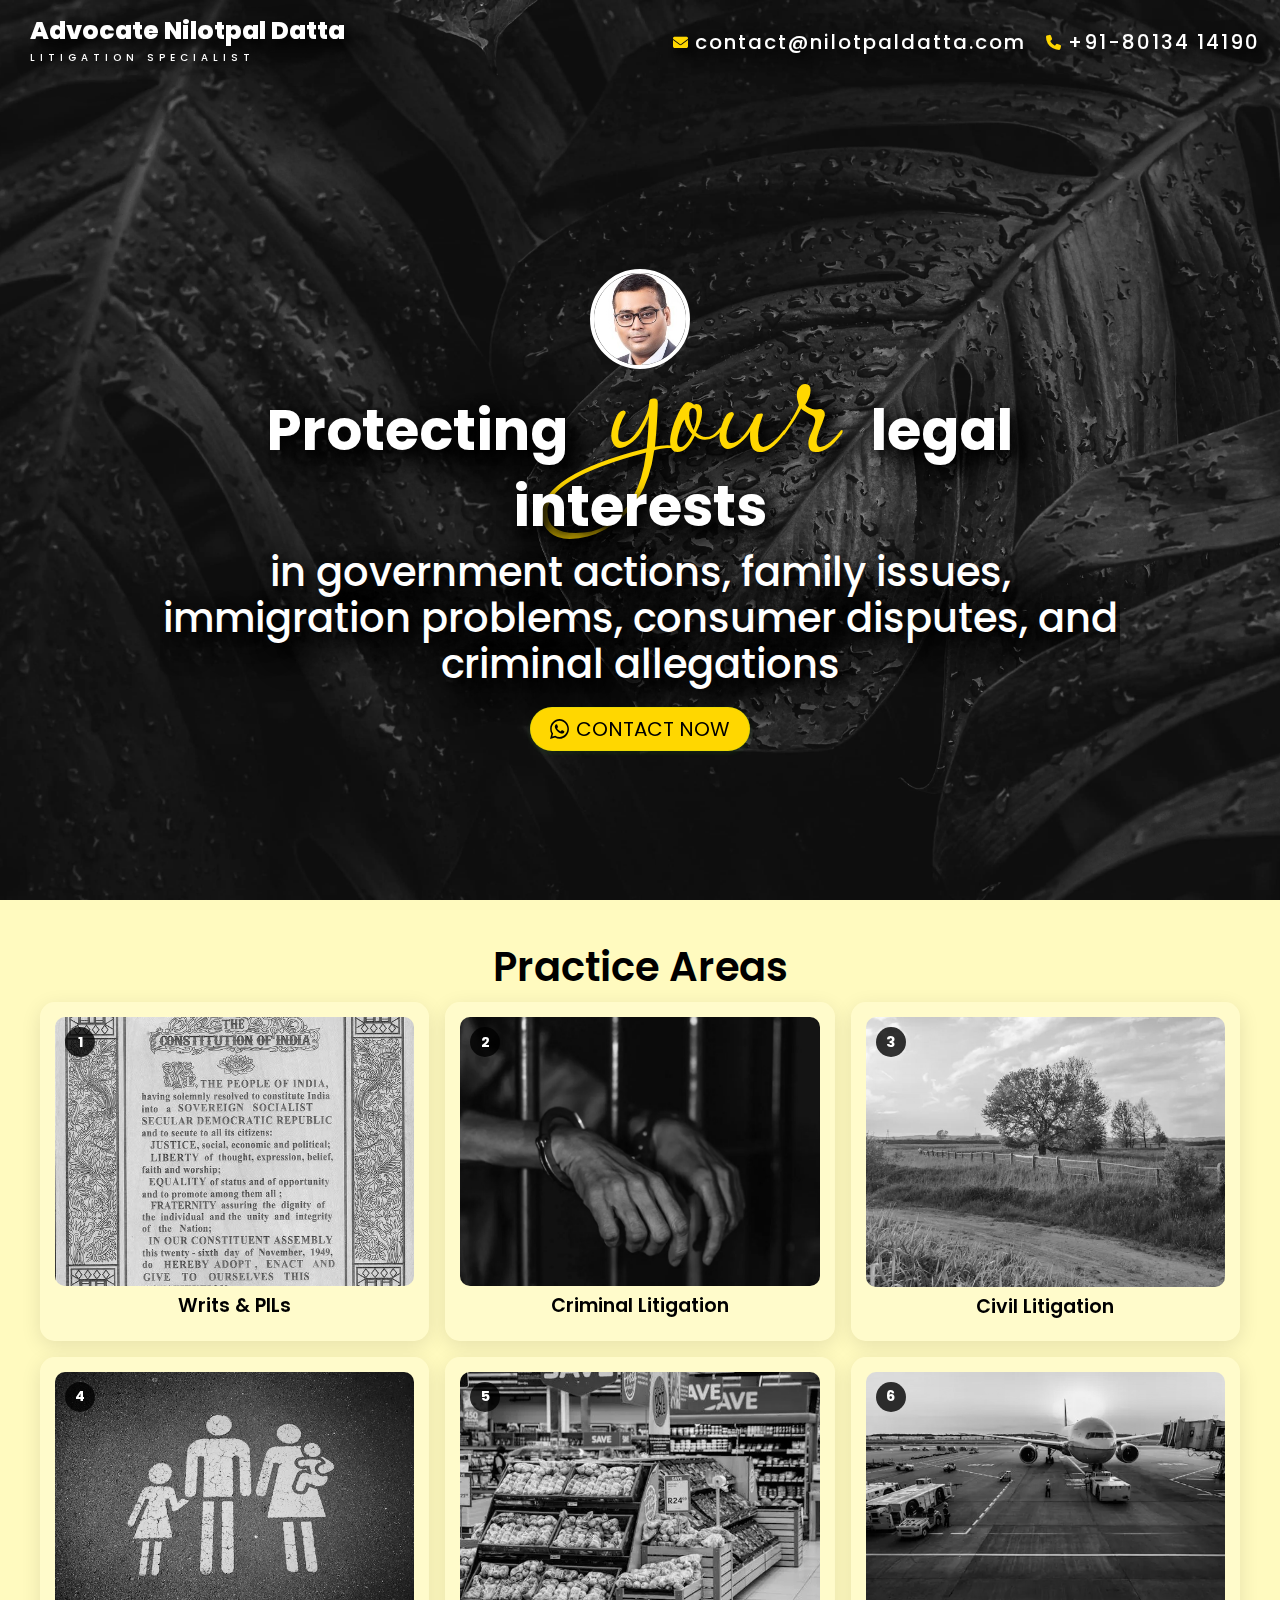
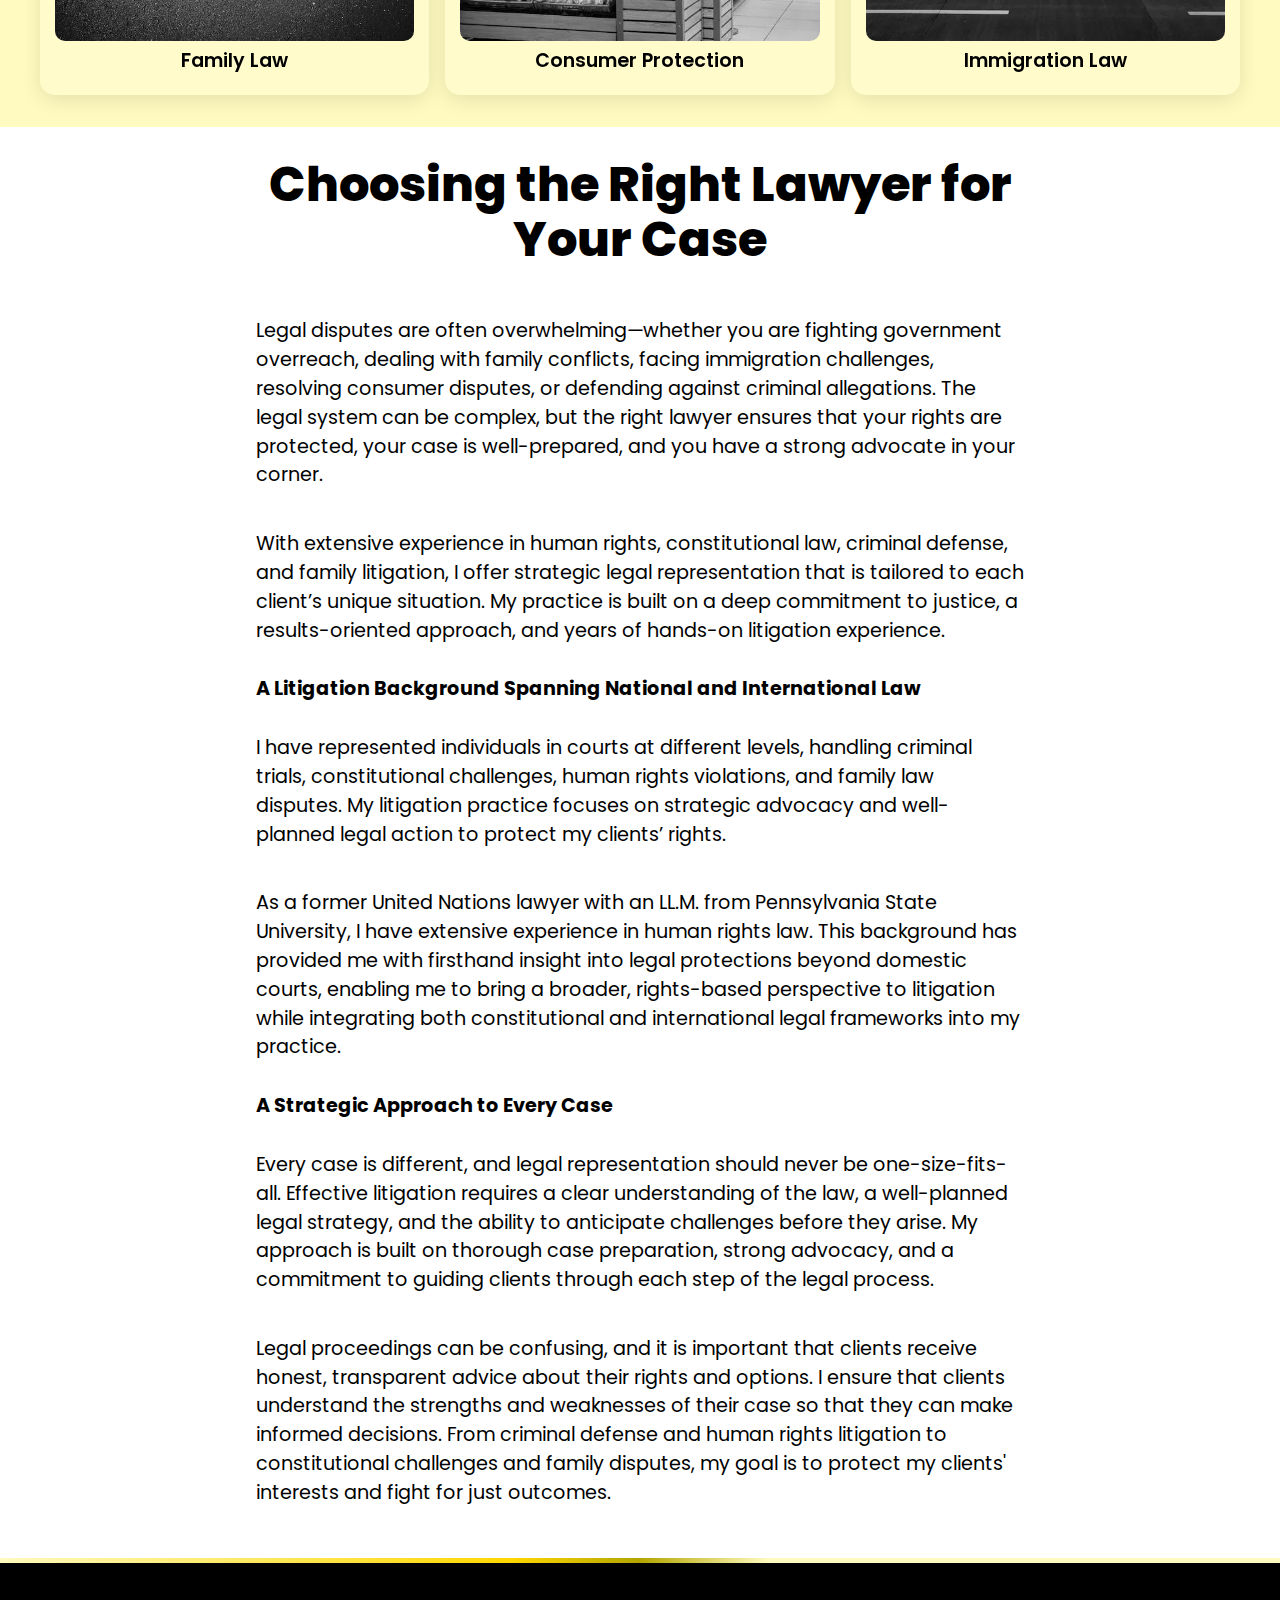
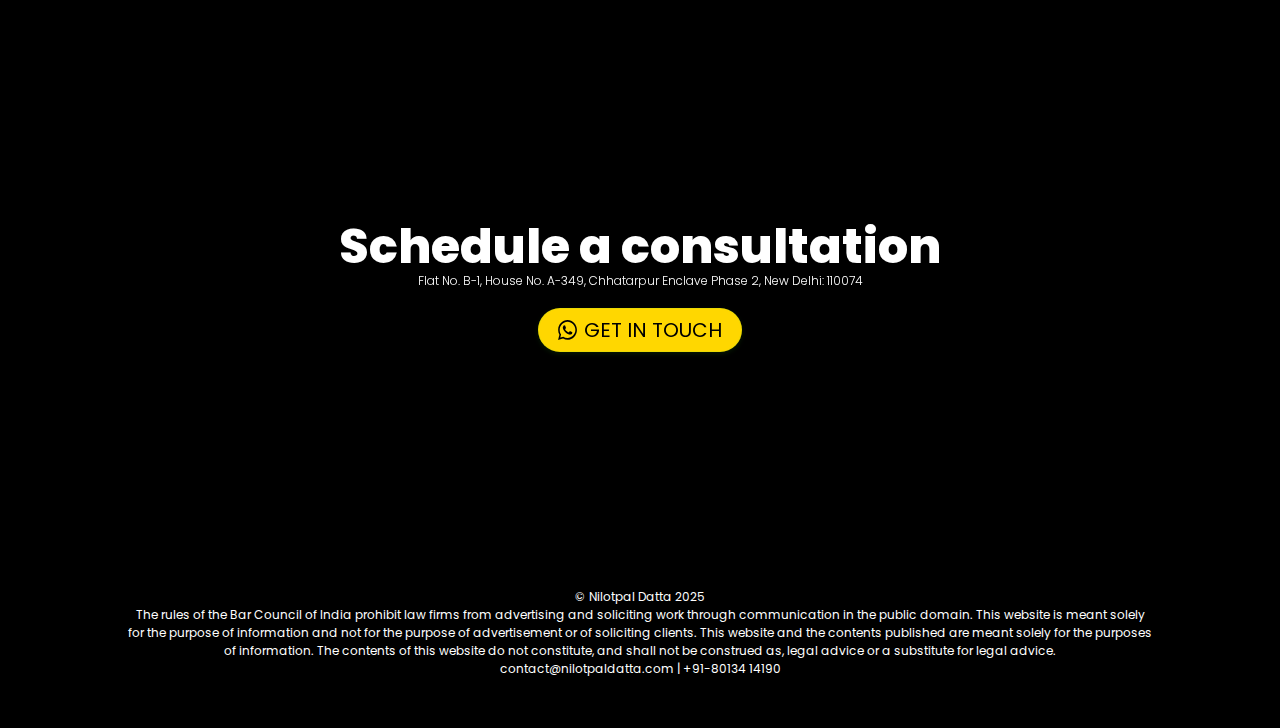
<file: index.html>
<!DOCTYPE html>
<html lang="en">
	<head>
		<meta charset="UTF-8">
		<meta name="viewport" content="width=device-width, initial-scale=1.0">
		<link rel="stylesheet" href="styles.css">
		<script src="script.js" defer></script>
		<link rel="icon" href="favicon.png" type="image/png">
		<link rel="shortcut icon" href="favicon.png" type="image/png">
		<link rel="stylesheet" href="https://cdnjs.cloudflare.com/ajax/libs/font-awesome/6.4.2/css/all.min.css">
		<link rel="preconnect" href="https://fonts.googleapis.com">
		<link rel="preconnect" href="https://fonts.gstatic.com" crossorigin>
		<link href="https://fonts.googleapis.com/css2?family=Poppins:ital,wght@0,100;0,200;0,300;0,400;0,500;0,600;0,700;0,800;0,900;1,100;1,200;1,300;1,400;1,500;1,600;1,700;1,800;1,900&display=swap" rel="stylesheet">
		<link href="https://fonts.googleapis.com/css2?family=Lavishly+Yours&display=swap" rel="stylesheet">
		<meta name="description" content="Nilotpal Datta, Advocate">
		<meta property="og:type" content="website">
    		<meta property="og:title" content="Nilotpal Datta, Advocate">
		<meta property="og:description" content="Lawyer specializing in litigation in constitutional law, criminal defense, family law, consumer protection, civil disputes, and immigration cases in India.">
		<meta property="og:image" content="https://datta-nilotpal.github.io/personalweb/sm-logo.png">
		<meta property="og:url" content="https://www.nilotpaldatta.com">
		<title>Nilotpal Datta, Advocate: Litigation specialist</title>
		<!-- Google tag (gtag.js) -->
		<script async src="https://www.googletagmanager.com/gtag/js?id=G-2KP40H2J1Y"></script>
		<script>
			window.dataLayer = window.dataLayer || [];
			function gtag(){dataLayer.push(arguments);}
			gtag('js', new Date());
			gtag('config', 'G-2KP40H2J1Y');
		</script>
		<script type="application/ld+json">
			{
				"@context": "https://schema.org",
				"@type": "LegalService",
				"name": "Nilotpal Datta, Advocate",
				"url": "https://www.nilotpaldatta.com",
				"image": "images/profile-pic.jpg",
				"description": "Lawyer specializing in litigation in constitutional law, criminal defense, family law, consumer protection, civil disputes, and immigration cases in India.",
				"address": {
					"@type": "PostalAddress",
					"streetAddress": "Flat No. B-1, House No. A-349, Chhatarpur Enclave Phase 2",
					"addressLocality": "New Delhi",
					"postalCode": "110074",
					"addressCountry": "IN"
					},
				"telephone": "+918013414190",
				"email": "contact@nilotpaldatta.com"
			}
		</script>

	</head>
	<body>

		<header>
			<a class="logoandh" href="#hero-section">
				<h1>Advocate Nilotpal Datta</h1>
				<h2>Litigation specialist</h2>
			</a>
			<div class="contact-details">
				<a href="mailto:contact@nilotpaldatta.com">
					<i class="fa-solid fa-envelope"></i> contact@nilotpaldatta.com
				</a>
				<a href="tel:+918013414190">
					<i class="fa-solid fa-phone"></i> +91-80134 14190
				</a>
			</div>
		</header>

		<main>
			<section id="hero-section">
				<div class="hero-container">
					<div class="profile-image-wrapper">
            					<img src="images/profile-pic.jpg" alt="Advocate Nilotpal Datta" class="hero-image">
        				</div>
					<h2>Protecting <span class="cursive-text">your</span> legal interests</h2>
					<h3>in government actions, family issues, immigration problems, consumer disputes, and criminal allegations</h3>
					<a class="btn" href="https://wa.me/918013414190" aria-label="Get in touch via WhatsApp">
						<img src="whatsapp.svg" alt="WhatsApp logo">
						Contact now
					</a>
				</div>
			</section>
			<section id="practice-areas">
				<h2>Practice Areas</h2>
				<div class="practice-container">
					<article class="practice-card">
						<div class="practice-wrapper">
							<figure>
								<img src="images/writs.webp" alt="Writs and PILs" loading="lazy">
								<span class="number">1</span>
							</figure>
							<div class="practice-body">
								<h3>Writs & PILs</h3>
							</div>
						</div>
					</article>
					<article class="practice-card">
						<div class="practice-wrapper">
							<figure>
								<img src="images/criminal.webp" alt="Criminal Litigation" loading="lazy">
								<span class="number">2</span>
							</figure>
							<div class="practice-body">
								<h3>Criminal Litigation</h3>
							</div>
						</div>
					</article>
					<article class="practice-card">
						<div class="practice-wrapper">
							<figure>
								<img src="images/civil.webp" alt="Civil Litigation" loading="lazy">
								<span class="number">3</span>
							</figure>
							<div class="practice-body">
								<h3>Civil Litigation</h3>
							</div>
						</div>
					</article>
					<article class="practice-card">
						<div class="practice-wrapper">
							<figure>
								<img src="images/family.webp" alt="Family Law" loading="lazy">
								<span class="number">4</span>
							</figure>
							<div class="practice-body">
								<h3>Family Law</h3>
							</div>
						</div>
					</article>
					<article class="practice-card">
						<div class="practice-wrapper">
							<figure>
								<img src="images/consumer.webp" alt="Consumer Protection" loading="lazy">
								<span class="number">5</span>
							</figure>
							<div class="practice-body">
								<h3>Consumer Protection</h3>
							</div>
						</div>
					</article>
					<article class="practice-card">
						<div class="practice-wrapper">
							<figure>
								<img src="images/immigration.webp" alt="Immigration Law" loading="lazy">
								<span class="number">6</span>
							</figure>
							<div class="practice-body">
								<h3>Immigration Law</h3>
							</div>
						</div>
					</article>
				</div>
			</section>
			<section id="long-section">
			<div class="long-container">
				<h2>Choosing the Right Lawyer for Your Case</h2>
				<p>Legal disputes are often overwhelming—whether you are fighting government overreach, dealing with family conflicts, facing immigration challenges, resolving consumer disputes, or defending against criminal allegations. The legal system can be complex, but the right lawyer ensures that your rights are protected, your case is well-prepared, and you have a strong advocate in your corner.</p>
				<p>With extensive experience in human rights, constitutional law, criminal defense, and family litigation, I offer strategic legal representation that is tailored to each client’s unique situation. My practice is built on a deep commitment to justice, a results-oriented approach, and years of hands-on litigation experience.</p>
				<h3>A Litigation Background Spanning National and International Law</h3>
				<p>I have represented individuals in courts at different levels, handling criminal trials, constitutional challenges, human rights violations, and family law disputes. My litigation practice focuses on strategic advocacy and well-planned legal action to protect my clients’ rights.</p>
				<p>As a former United Nations lawyer with an LL.M. from Pennsylvania State University, I have extensive experience in human rights law. This background has provided me with firsthand insight into legal protections beyond domestic courts, enabling me to bring a broader, rights-based perspective to litigation while integrating both constitutional and international legal frameworks into my practice.</p>
				<h3>A Strategic Approach to Every Case</h3>
				<p>Every case is different, and legal representation should never be one-size-fits-all. Effective litigation requires a clear understanding of the law, a well-planned legal strategy, and the ability to anticipate challenges before they arise. My approach is built on thorough case preparation, strong advocacy, and a commitment to guiding clients through each step of the legal process.</p>
				<p>Legal proceedings can be confusing, and it is important that clients receive honest, transparent advice about their rights and options. I ensure that clients understand the strengths and weaknesses of their case so that they can make informed decisions. From criminal defense and human rights litigation to constitutional challenges and family disputes, my goal is to protect my clients' interests and fight for just outcomes.</p>
			</div>
			</section>
			<section id="cta-section">
				<h2>Schedule a consultation</h2>
				<p>Flat No. B-1, House No. A-349, Chhatarpur Enclave Phase 2, New Delhi: 110074</p>
				<a class="btn" href="https://wa.me/918013414190" aria-label="Get in touch via WhatsApp">
						<img src="whatsapp.svg" alt="WhatsApp logo">
						Get in touch
				</a>
			</section>
		</main>
		<footer>
			<p>&#169; Nilotpal Datta 2025</p>
			<p>The rules of the Bar Council of India prohibit law firms from advertising and soliciting work through communication in the public domain. This website is meant solely for the purpose of information and not for the purpose of advertisement or of soliciting clients. This website and the contents published are meant solely for the purposes of information. The contents of this website do not constitute, and shall not be construed as, legal advice or a substitute for legal advice.</p>
			<address>
				<a href="mailto:contact@nilotpaldatta.com">contact@nilotpaldatta.com</a>
				 | 
				<a href="tel:+918013414190">+91-80134 14190</a>
			</address>
		</footer>
	</body>
</html>
</file>
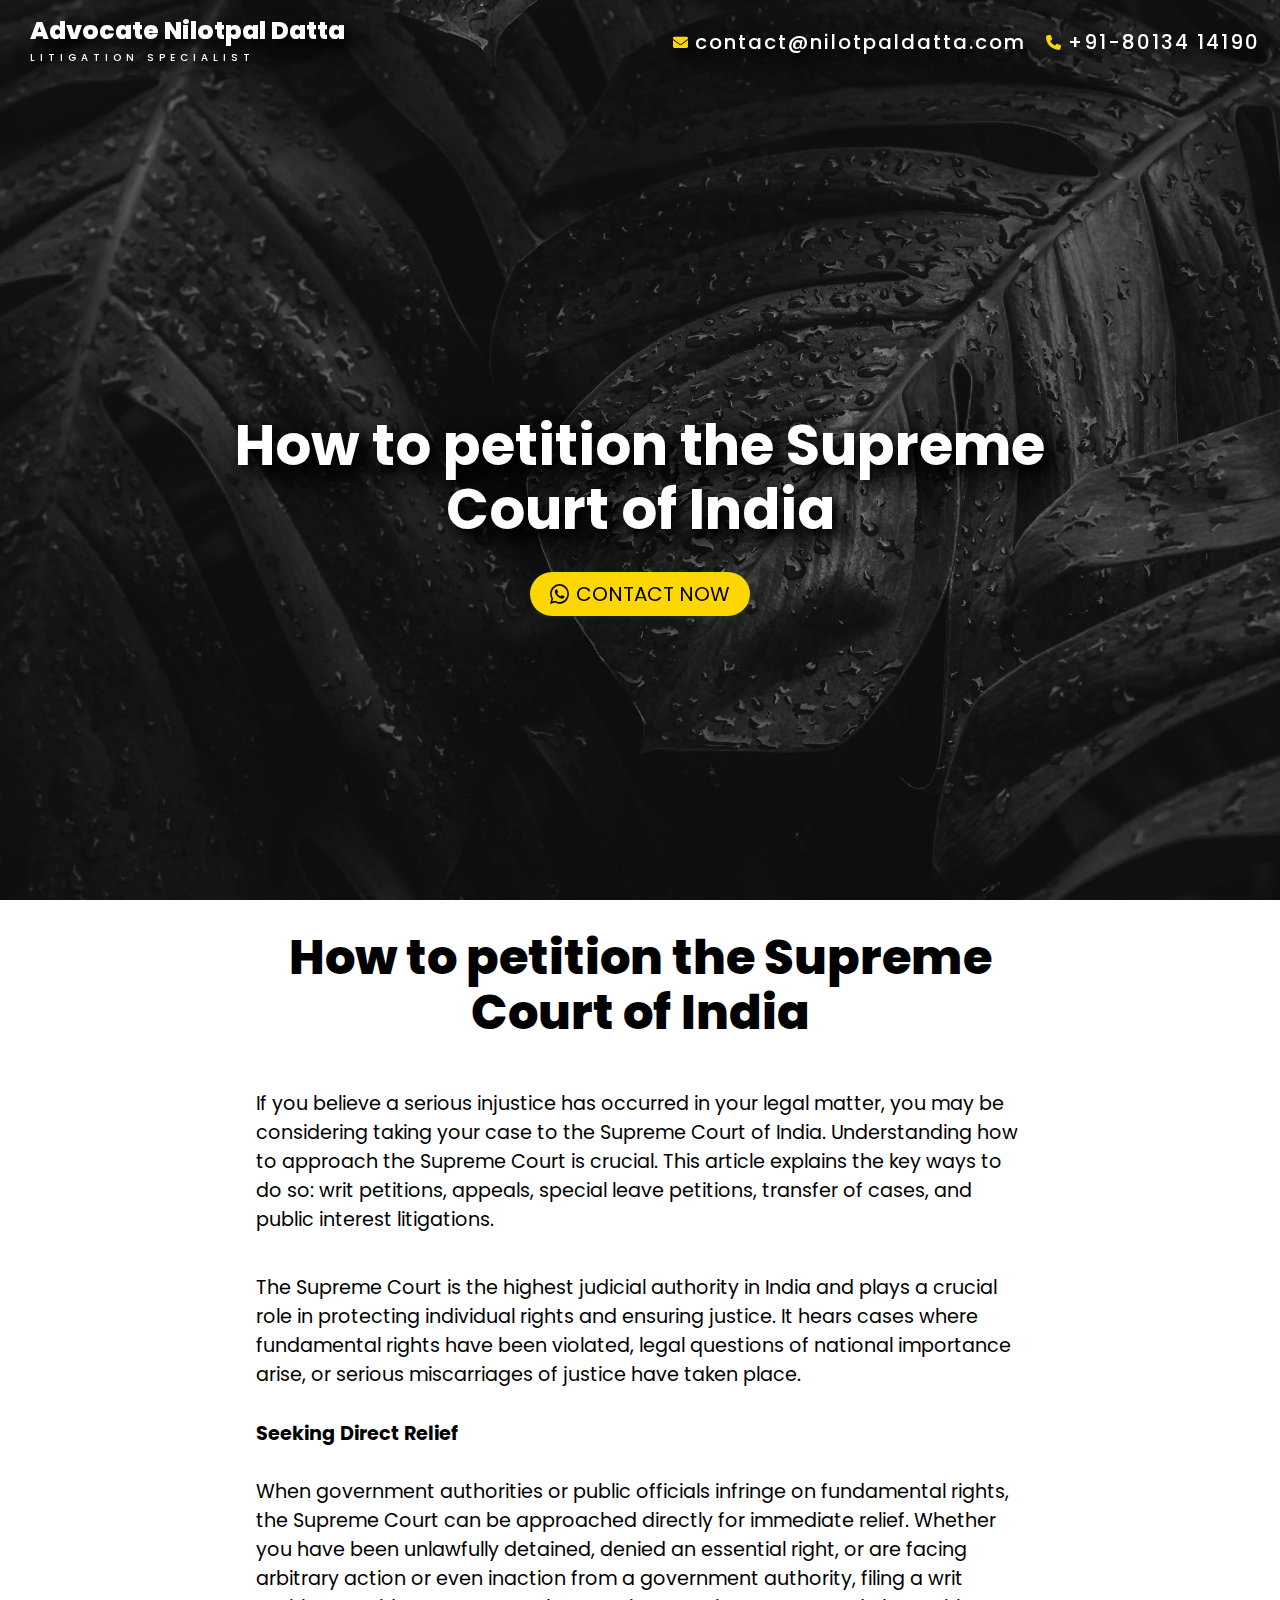
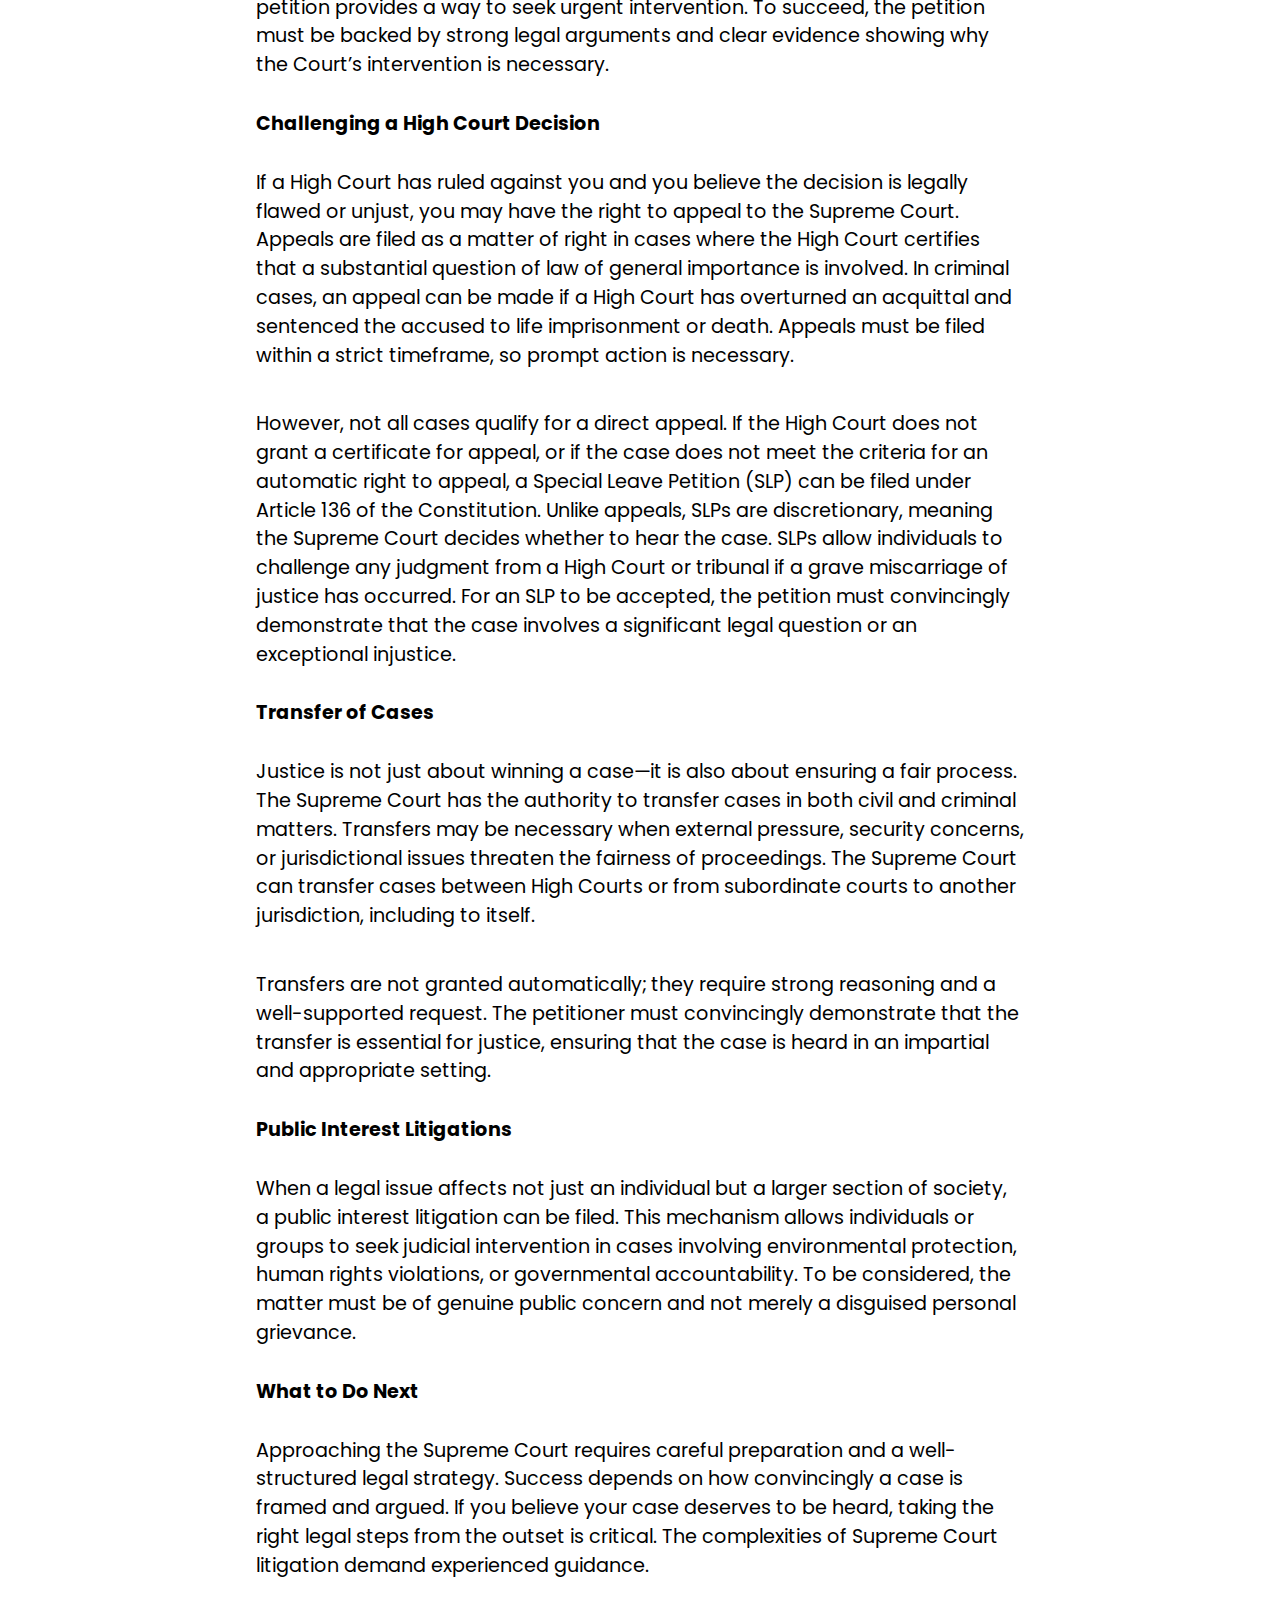
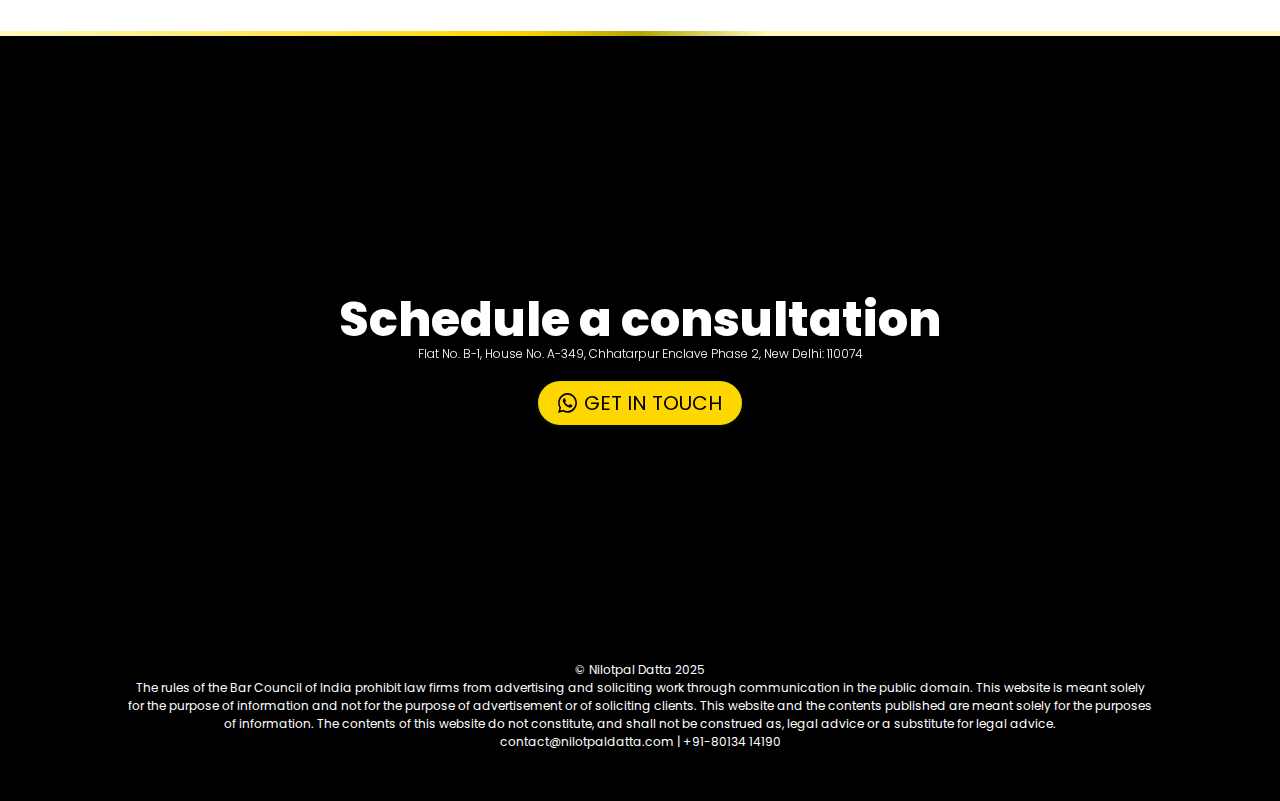
<file: how-to-petition-the-supreme-court-of-india.htm>
<!DOCTYPE html>
<html lang="en">
	<head>
		<meta charset="UTF-8">
		<meta name="viewport" content="width=device-width, initial-scale=1.0">
		<link rel="stylesheet" href="styles.css">
		<script src="script.js" defer></script>
		<link rel="icon" href="favicon.png" type="image/png">
		<link rel="shortcut icon" href="favicon.png" type="image/png">
		<link rel="stylesheet" href="https://cdnjs.cloudflare.com/ajax/libs/font-awesome/6.4.2/css/all.min.css">
		<link rel="preconnect" href="https://fonts.googleapis.com">
		<link rel="preconnect" href="https://fonts.gstatic.com" crossorigin>
		<link href="https://fonts.googleapis.com/css2?family=Poppins:ital,wght@0,100;0,200;0,300;0,400;0,500;0,600;0,700;0,800;0,900;1,100;1,200;1,300;1,400;1,500;1,600;1,700;1,800;1,900&display=swap" rel="stylesheet">
		<link href="https://fonts.googleapis.com/css2?family=Lavishly+Yours&display=swap" rel="stylesheet">
		<meta name="description" content="How to petition the Supreme Court of India">
		<meta property="og:type" content="website" />
    		<meta property="og:title" content="How to petition the Supreme Court of India" />
		<meta property="og:description" content="Lawyer specializing in litigation in constitutional law, criminal defense, family law, consumer protection, civil disputes, and immigration cases in India." />
		<meta property="og:image" content="https://datta-nilotpal.github.io/personalweb/sm-logo.png" />
		<meta property="og:url" content="https://www.nilotpaldatta.com" />
		<title>Nilotpal Datta, Advocate: How to petition the Supreme Court of India</title>
		<!-- Google tag (gtag.js) -->
		<script async src="https://www.googletagmanager.com/gtag/js?id=G-2KP40H2J1Y"></script>
		<script>
			window.dataLayer = window.dataLayer || [];
			function gtag(){dataLayer.push(arguments);}
			gtag('js', new Date());
			gtag('js', new Date());
			gtag('config', 'G-2KP40H2J1Y');
		</script>
		<script type="application/ld+json">
			{
				"@context": "https://schema.org",
				"@type": "LegalService",
				"name": "Nilotpal Datta, Advocate",
				"url": "https://www.nilotpaldatta.com",
				"image": "https://datta-nilotpal.github.io/personalweb/sm-logo.png",
				"description": "How to petition the Supreme Court of India",
				"address": {
					"@type": "PostalAddress",
					"streetAddress": "Flat No. B-1, House No. A-349, Chhatarpur Enclave Phase 2",
					"addressLocality": "New Delhi",
					"postalCode": "110074",
					"addressCountry": "IN"
					},
				"telephone": "+918013414190",
				"email": "contact@nilotpaldatta.com"
			}
		</script>

	</head>
	<body>

		<header>
			<a class="logoandh" href="nilotpaldatta.com">
				<h1>Advocate Nilotpal Datta</h1>
				<h2>Litigation specialist</h2>
			</a>
			<div class="contact-details">
				<a href="mailto:contact@nilotpaldatta.com">
					<i class="fa-solid fa-envelope"></i> contact@nilotpaldatta.com
				</a>
				<a href="tel:+918013414190">
					<i class="fa-solid fa-phone"></i> +91-80134 14190
				</a>
			</div>
		</header>

		<main>
			<section id="hero-section">
				<div class="hero-container">
					<h2>How to petition the Supreme Court of India</h3>
					<a class="btn" href="https://wa.me/918013414190" aria-label="Get in touch via WhatsApp">
						<img src="whatsapp.svg" alt="WhatsApp logo">
						Contact now
					</a>
				</div>
			</section>
			<section id="long-section">
			<div class="long-container">
				<h2>How to petition the Supreme Court of India</h2>
				<p>If you believe a serious injustice has occurred in your legal matter, you may be considering taking your case to the Supreme Court of India. Understanding how to approach the Supreme Court is crucial. This article explains the key ways to do so: writ petitions, appeals, special leave petitions, transfer of cases, and public interest litigations.</p>
				<p>The Supreme Court is the highest judicial authority in India and plays a crucial role in protecting individual rights and ensuring justice. It hears cases where fundamental rights have been violated, legal questions of national importance arise, or serious miscarriages of justice have taken place.</p>
				<h3>Seeking Direct Relief</h3>
				<p>When government authorities or public officials infringe on fundamental rights, the Supreme Court can be approached directly for immediate relief. Whether you have been unlawfully detained, denied an essential right, or are facing arbitrary action or even inaction from a government authority, filing a writ petition provides a way to seek urgent intervention. To succeed, the petition must be backed by strong legal arguments and clear evidence showing why the Court’s intervention is necessary.</p>
				<h3>Challenging a High Court Decision</h3>
				<p>If a High Court has ruled against you and you believe the decision is legally flawed or unjust, you may have the right to appeal to the Supreme Court. Appeals are filed as a matter of right in cases where the High Court certifies that a substantial question of law of general importance is involved. In criminal cases, an appeal can be made if a High Court has overturned an acquittal and sentenced the accused to life imprisonment or death. Appeals must be filed within a strict timeframe, so prompt action is necessary.</p>
				<p>However, not all cases qualify for a direct appeal. If the High Court does not grant a certificate for appeal, or if the case does not meet the criteria for an automatic right to appeal, a Special Leave Petition (SLP) can be filed under Article 136 of the Constitution. Unlike appeals, SLPs are discretionary, meaning the Supreme Court decides whether to hear the case. SLPs allow individuals to challenge any judgment from a High Court or tribunal if a grave miscarriage of justice has occurred. For an SLP to be accepted, the petition must convincingly demonstrate that the case involves a significant legal question or an exceptional injustice.</p>
				<h3>Transfer of Cases</h3>
				<p>Justice is not just about winning a case—it is also about ensuring a fair process. The Supreme Court has the authority to transfer cases in both civil and criminal matters. Transfers may be necessary when external pressure, security concerns, or jurisdictional issues threaten the fairness of proceedings. The Supreme Court can transfer cases between High Courts or from subordinate courts to another jurisdiction, including to itself.</p>
				<p>Transfers are not granted automatically; they require strong reasoning and a well-supported request. The petitioner must convincingly demonstrate that the transfer is essential for justice, ensuring that the case is heard in an impartial and appropriate setting.</p>
				<h3>Public Interest Litigations</h3>
				<p>When a legal issue affects not just an individual but a larger section of society, a public interest litigation can be filed. This mechanism allows individuals or groups to seek judicial intervention in cases involving environmental protection, human rights violations, or governmental accountability. To be considered, the matter must be of genuine public concern and not merely a disguised personal grievance.</p>
				<h3>What to Do Next</h3>
				<p>Approaching the Supreme Court requires careful preparation and a well-structured legal strategy. Success depends on how convincingly a case is framed and argued. If you believe your case deserves to be heard, taking the right legal steps from the outset is critical. The complexities of Supreme Court litigation demand experienced guidance.</p>
			</div>
			</section>
			<section id="cta-section">
				<h2>Schedule a consultation</h2>
				<p>Flat No. B-1, House No. A-349, Chhatarpur Enclave Phase 2, New Delhi: 110074</p>
				<a class="btn" href="https://wa.me/918013414190" aria-label="Get in touch via WhatsApp">
						<img src="whatsapp.svg" alt="WhatsApp logo">
						Get in touch
				</a>
			</section>
		</main>
		<footer>
			<p>&#169; Nilotpal Datta 2025</p>
			<p>The rules of the Bar Council of India prohibit law firms from advertising and soliciting work through communication in the public domain. This website is meant solely for the purpose of information and not for the purpose of advertisement or of soliciting clients. This website and the contents published are meant solely for the purposes of information. The contents of this website do not constitute, and shall not be construed as, legal advice or a substitute for legal advice.</p>
			<address>
				<a href="mailto:contact@nilotpaldatta.com">contact@nilotpaldatta.com</a>
				 | 
				<a href="tel:+918013414190">+91-80134 14190</a>
			</address>
		</footer>
	</body>
</html>
</file>
<file: styles.css>
* {
	margin: 0;
	padding: 0;
	box-sizing: border-box;
}

html, body {
	font-family: "Poppins", sans-serif;
	scroll-behavior: smooth;
}

::-webkit-scrollbar {
	width: 12px;
}

::-webkit-scrollbar-track {
	box-shadow: inset 0 0 5px grey;
	background: #F1F1F1; 
}

::-webkit-scrollbar-thumb {
	background: #888; 
}

::-webkit-scrollbar-thumb:hover {
	background: #555; 
}

header {
    	background: #fff;
    	display: flex;
    	justify-content: space-between;
    	align-items: center;
    	position: fixed;
    	top: 0;
    	left: 0;
    	width: 100%;
    	z-index: 1000;
    	padding: 10px 20px;
    	box-shadow: 0px 4px 6px rgba(0, 0, 0, 0.1);
    	transition: background 0.3s ease, color 0.3s ease;
}

header.transparent-header {
    	background: transparent;
   	 box-shadow: none;
}

header.transparent-header .logoandh h1,
header.transparent-header .logoandh h2,
header.transparent-header .contact-details a {
    	color: #fff;
	text-shadow:
		5px 5px 10px rgba(0, 0, 0, 0.8), 
		10px 10px 20px rgba(0, 0, 0, 0.8), 
		15px 15px 30px rgba(0, 0, 0, 0.8);
}

header.transparent-header .contact-details a i {
    	color: #ffd700;
}


.logoandh {
	text-decoration: none;
	display: flex;
	flex-direction: column;
	align-items: flex-start;
	padding: 2px 10px;
	text-align: left;
	width: 100%;
	white-space: nowrap;
}

.logoandh h1 {
	text-decoration: none;
	font-weight: 800;
	font-size: 25px;
	color: #000;
	margin-bottom: 0;
}

.logoandh h2 {
	font-weight: 500;
	letter-spacing: 1px;
	color: #000;
	text-transform: uppercase;
	letter-spacing: 5px;
	font-size: 10px;
	padding-bottom: 6px;
}

.contact-details {
	display: flex;
	gap: 20px;
	font-style: normal;
}

.contact-details a {
	text-decoration: none;
	color: #000;
	display: flex;
	align-items: center;
	font-weight: 500;
	letter-spacing: 2px;
	gap: 5px;
	font-size: 20px;
	white-space: nowrap;
}

.contact-details a i {
	color: #B3A500;
	font-size: 15px;
}

#hero-section {
	height: 100vh;
	display: flex;
	justify-content: center;
	align-items: center;
	text-align: center;
	flex-direction: column;
	background: #000 url('images/background.webp') no-repeat center center;
	background-size: cover;
	width: 100%;
}

.hero-container {
	display: flex;
	flex-direction: column;
	justify-content: center;
	align-items: center;
	max-width: 75vw;
	overflow: hidden;
}

.profile-image-wrapper {
	display: flex;
	justify-content: center;
	align-items: center;
	margin-bottom: -140px;
	margin-top: 140px;
}

.hero-image {
	width: 100px;
	height: 100px;
	border-radius: 50%;
	object-fit: cover;
	border: 4px solid white;
}

#hero-section h2 {
	padding-top: 150px;
	color: #FFF;
	font-weight: 700;
	font-style: normal;
    	font-size: 3.5em;
	text-align: center;
    	margin: 0px;
	padding-bottom: 10px;
	line-height: 1.15;
	text-shadow:
		5px 5px 10px rgba(0, 0, 0, 0.8), 
		10px 10px 20px rgba(0, 0, 0, 0.8), 
		15px 15px 30px rgba(0, 0, 0, 0.8);
	animation: easeIn 0.3s ease-in 0.3s 1 normal forwards;
	visibility:hidden;
}

.cursive-text {
    	font-family: "Lavishly Yours", cursive;
	color: #ffd700;
    	font-weight: 400;
    	font-style: normal;
	font-size: 3.5em;
	display: inline-block;
	margin: -100px 0 -30px;
	padding: 0 25px;
    	visibility: hidden;
	text-shadow:
		5px 5px 10px rgba(0, 0, 0, 0.8), 
		10px 10px 20px rgba(0, 0, 0, 0.8), 
		15px 15px 30px rgba(0, 0, 0, 0.8);
}

.font-loaded #hero-section h2, 
.font-loaded #hero-section h3, 
.font-loaded .cursive-text {
	visibility: visible;
	opacity: 1;
}

#hero-section h3 {
	color: #FFF;
	font-weight: 500;
	font-style: normal;
	font-size: 2.5em;
	line-height: 1.15;
	margin: 0px;
	line-height: 1.15;
	text-shadow:
		5px 5px 10px rgba(0, 0, 0, 0.8), 
		10px 10px 20px rgba(0, 0, 0, 0.8), 
		15px 15px 30px rgba(0, 0, 0, 0.8);
	animation: easeIn 0.3s ease-in 0.3s 1 normal forwards;
	visibility: hidden;
}

.btn {
	display:flex;
	appearance: button;
	backface-visibility: hidden;
	background-color: #ffd700;
	border-radius: 25px;
	border-width: 0;
	box-shadow:
		rgba(60, 240, 26, .1) 0 0 0 1px inset,
		rgba(60, 240, 26, .1) 0 2px 5px 0,
		rgba(0, 0, 0, .07) 0 1px 1px 0;
	box-sizing: border-box;
	color: #000;
	cursor: pointer;
	font-size: 20px;
	height: 44px;
	margin: 20px;
	outline: none;
	overflow: hidden;
	padding: 10px 20px;
	position: relative;
	display: inline-flex;
	align-items: center;
	justify-content: center;
	text-decoration: none;
	text-transform: uppercase;
	transition: all .2s,box-shadow .08s ease-in;
	user-select: none;
	-webkit-user-select: none;
	touch-action: manipulation;
	animation: easeIn 0.3s ease-in 0.3s 1 normal forwards;
}

.btn img {
	height: 20px;
	width: auto;
	vertical-align: middle;
	padding-right: 7px;
}

.btn:disabled {
	cursor: default;
}

.btn:hover {
	background-color: #fffabf;
	transform: scale(1.05);
	transition: all 0.3s ease-in-out;
}

.btn:focus {
	box-shadow: rgba(255, 255, 255, 1) 0 0 0 2px;
}

@keyframes easeIn {
	0% {
		opacity: 0;
		transform: translateY(250px);
	}

	100% {
		opacity: 1;
		transform: translateY(0);
	}
}

#practice-areas {
	background: #fffabf;
	padding: 2em;
	text-align: center;
}

#practice-areas h2 {
	font-size: 2.5em;
    	font-weight: 600;
    	margin: 5px;
    	text-align: center;
}

.practice-container {
    	display: grid;
    	grid-template-columns: repeat(3, 1fr);
    	gap: 16px;
    	max-width: 1200px;
    	margin: 0 auto;
	justify-content: center;
}

.practice-card {
    	position: relative;
    	border-radius: 15px;
    	background: rgba(255, 255, 255, 0.2);
    	backdrop-filter: blur(20px);
    	-webkit-backdrop-filter: blur(20px);
    	overflow: hidden;
    	transition: all 0.3s ease-in-out;
    	box-shadow: rgba(0, 0, 0, 0.1) 0px 5px 20px;
    	padding: 15px;
    	display: flex;
    	flex-direction: column;
    	align-items: center;
}

.practice-card figure {
    	margin: 0;
    	padding: 0;
    	aspect-ratio: 4 / 3;
    	overflow: hidden;
    	position: relative;
    	display: block;
    	width: 100%;
    	border-radius: 10px;
}

.practice-card img {
	width: 100%;
    	height: 100%;
    	object-fit: cover;
    	filter: grayscale(100%);
    	transition: transform 0.3s ease-in-out, filter 0.3s ease-in-out;
}

.practice-card:hover img {
	filter: grayscale(0%);
	transform: scale(1.05);
}

.practice-body {
	padding: 15px;
	text-align: center;
}

.practice-card h3 {
	font-size: 1.2em;
	font-weight: 600;
	color: #000;
    	margin: -10px;
}

.number {
	position: absolute;
    	top: 10px;
    	left: 10px;
    	width: 30px;
    	height: 30px;
    	font-size: 14px;
    	font-weight: 700;
    	color: #FFF;
    	background: rgba(0, 0, 0, 0.8);
    	display: flex;
    	align-items: center;
    	justify-content: center;
    	border-radius: 50%;
}

.practice-card:hover {
    	box-shadow: rgba(0, 0, 0, 0.2) 0px 10px 30px;
    	transform: translateY(-5px);
}


#long-section {
	background: #fff;
}

.long-container {
	margin: 0 20vw;
	padding-bottom: 30px;
}

#long-section h2 {
	padding: 30px 0;
	line-height: 1.5;
	text-align: center;
	font-weight: 800;
	color: #000;
	font-style: normal;
    	font-size: 3em;
	line-height: 1.15;
}

#long-section h3 {
    	font-size: 1.2em;
	line-height: 1.5;
	padding: 10px 0;
}

#long-section p {
    	font-size: 1.2em;
	line-height: 1.5;
	padding: 20px 0;
}

#cta-section {
	border-top: 5px solid transparent;
	border-image: linear-gradient(to right, #fffabf 0%, #ffd700 40%, #b3a500 50%, #fffabf 60%, #fffabf 100%) 1;
	background: #000;
	min-height: 60vh;
	display:flex;
	flex-direction: column;
	justify-content: center;
	align-items: center;
	height: 70vh;
	margin-bottom: 0;
    	padding-bottom: 0;
}

#cta-section h2 {
	margin-top: 40px;
	max-width: 75%;
	line-height: 1.5; 
    	color: #FFF;
	backface-visibility: hidden;
	font-weight: 800;
	font-style: normal;
    	font-size: 3em;
	text-align: center;
	line-height: 1.15;
}

#cta-section p {
	max-width: 75%;
    	color: #FFF;
	backface-visibility: hidden;
	font-weight: 300;
	font-style: normal;
    	font-size: 12px;
	text-align: center;
    	margin: 0px;
	line-height: 1.15;
}

footer {
	background: #000;
	padding: 0;
	margin: 0;
}

footer p {
	color: #FFF;
	font-style: normal;
	text-align: center;
	font-size: 12px;
	font-weight: 400;
	font-style: normal;
	padding: 0 10vw;
}

footer address {
	color: #FFF;
	font-style: normal;
	text-align: center;
	font-size: 12px;
	font-weight: 400;
	font-style: normal;
	padding: 0 0 50px;
}

footer address a {
	text-decoration: none;
	color: #FFF;
}

@media (max-width: 838px) {	
	header {
		flex-direction: column;
		text-align: center;
		padding: 10px 0;
	}
	logoandh {
		display: flex;
        	flex-direction: column;
        	align-items: center;
        	text-align: center;
        	width: 100%;
	}
	.logoandh h1, .logoandh h2 {
		text-align: center;
        	width: 100%;
	}
	.contact-details {
	    flex-direction: column;
	    align-items: center;
	    gap: 5px;
	    font-size: 14px;
	    padding: 5px 0;
	}
	#hero-section h2, #faq-section h2, #cta-section h2 {
	    font-size: 3em;
	}
	#hero-section h3, #cta-section p {
	    font-size: 1.5em;
	}
	.hero-image {
	    width: 70px;
	    height: 70px;
	    border: 1px solid white;
	}
		.profile-image-wrapper {
		margin-top: 150px;
	}
    .cursive-text {
	    font-size: 3em;
    }
	
    .practice-container {
	    grid-template-columns: repeat(2, 1fr);
	    width: 90%;
	    margin: 0 auto;
     }
	
     .btn {
	     font-size: 1em;
     }
     .btn img {
	     height: 1em;
     }
	
     .practice-card {
	     width: 75%;
	     flex-direction: column;
      }
	
      .practice-card h3 {
	      font-size: 1em;
	      text-align: center;
      }
	#long-section {
        width: 100%;
        padding: 0 5vw; 
    }
    .long-container {
        margin: 0 auto;
        max-width: 100%;
        padding: 0 5vw;
    }

    #long-section h3, #long-section p {
        line-height: 1.6; /* More spacing between lines */
		font-size: 1em;
	}
	#cta-section p {
		font-size: 12px;
	}
}

@media (max-width: 480px) {
	.practice-container {
        	grid-template-columns: repeat(1, 1fr);
    	}
	
	.practice-card {
        	width: 100%;
    	}
	
	btn {
        	font-size: 16px;
        	height: 40px;
        	padding: 8px 16px;
    	}
	
	.hero-image {
        	width: 60px;
        	height: 60px;
        	border: 1px solid white;
    	}

	.profile-image-wrapper {
		margin-top: 100px;
	}
}

@media (max-width: 360px) {
    #hero-section {
        height: auto;
        padding: 20px 0;
    }

    .hero-container {
        max-width: 90vw;
        padding: 0 10px;
    }

    .profile-image-wrapper {
        margin-bottom: -80px;
    }

    .hero-image {
        width: 50px;
        height: 50px;
        border: 2px solid white;
    }

    #hero-section h2 {
        font-size: 2em;
        padding-top: 90px;
    }

    .cursive-text {
        font-size: 2em;
        margin: -60px 0 -20px;
    }

    #hero-section h3 {
        font-size: 1.2em;
    }

    .btn {
        font-size: 14px;
        height: 36px;
        padding: 8px 16px;
        margin: 10px;
    }

    .btn img {
        height: 16px;
    }
}
</file>
